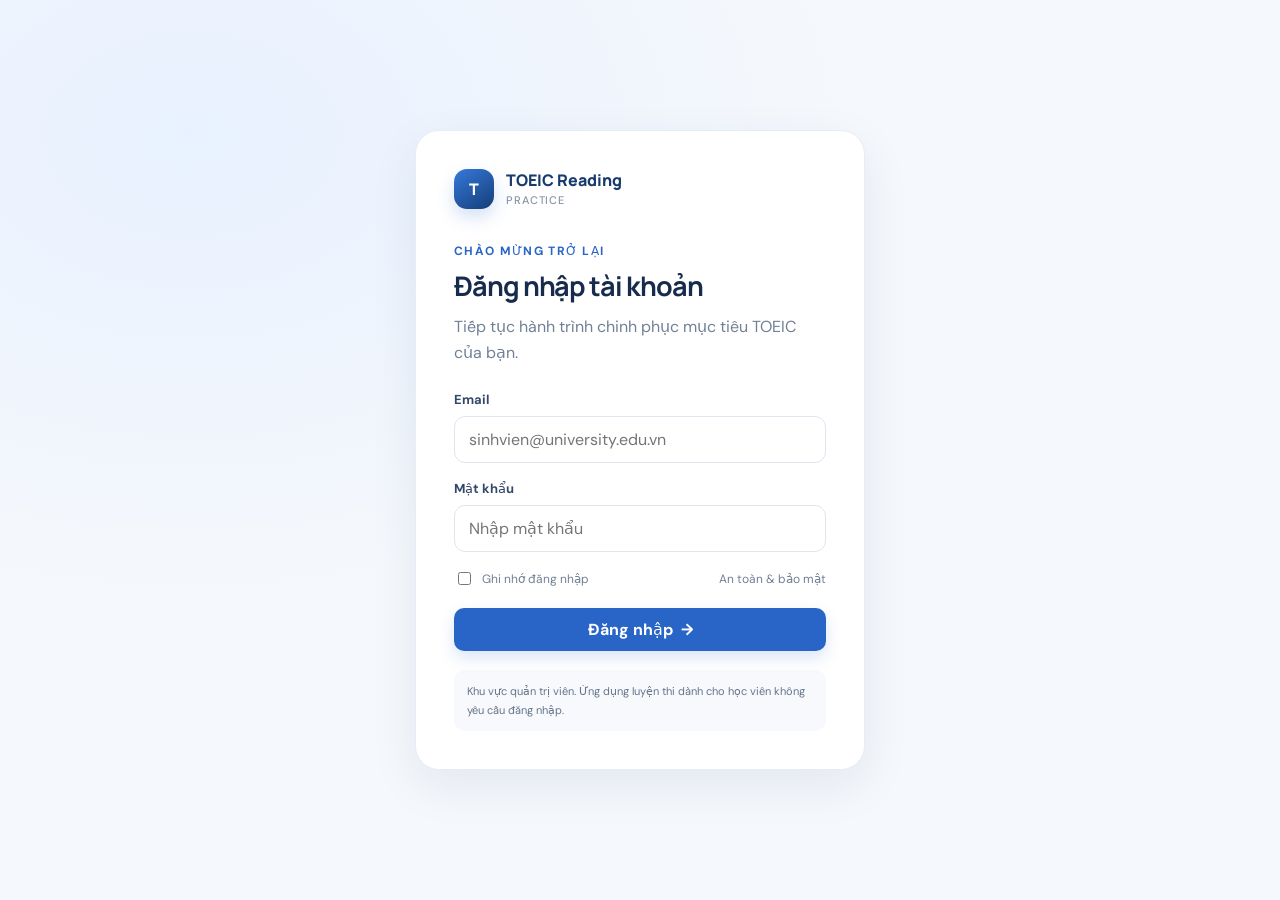
<file: Backend/AdminWeb/index.html>
<!doctype html>
<html lang="vi">
<head>
  <meta charset="utf-8">
  <meta name="viewport" content="width=device-width, initial-scale=1">
  <meta name="theme-color" content="#163b6d">
  <title>TOEIC Reading Practice</title>
  <link rel="stylesheet" href="styles.css">
</head>
<body>
  <div id="app" aria-live="polite"></div>
  <script src="app.js"></script>
</body>
</html>
</file>
<file: Backend/AdminWeb/styles.css>
@import url('https://fonts.googleapis.com/css2?family=DM+Sans:wght@400;500;600;700&family=Manrope:wght@400;500;600;700;800&display=swap');

:root {
  font-family: "DM Sans", "Segoe UI", sans-serif;
  color: #172b4d;
  background: #f5f7fb;
  font-synthesis: none;
  text-rendering: optimizeLegibility;
  --navy: #173b6c;
  --blue: #2865c7;
  --blue-light: #edf4ff;
  --ink: #172b4d;
  --muted: #718096;
  --line: #e6ebf2;
  --green: #16845b;
  --red: #cc4350;
  --shadow: 0 16px 48px rgba(27, 54, 91, .08);
}

* { box-sizing: border-box; }
body { margin: 0; min-width: 320px; min-height: 100vh; }
button, input, textarea { font: inherit; }
button { cursor: pointer; }
a { color: inherit; }
.hidden { display: none !important; }
.muted { color: var(--muted); }
.small { font-size: 12px; }
.brand { display: flex; align-items: center; gap: 12px; color: var(--navy); font-family: Manrope, sans-serif; font-weight: 800; }
.brand-mark { width: 40px; height: 40px; display: grid; place-items: center; border-radius: 13px; color: #fff; background: linear-gradient(145deg, #3679dc, #153e77); box-shadow: 0 8px 18px #2865c733; }
.brand-copy { line-height: 1.18; }
.brand-copy small { display: block; margin-top: 3px; font: 500 11px "DM Sans", sans-serif; letter-spacing: .08em; color: #8795a9; text-transform: uppercase; }
.login-page { display: grid; place-items: center; min-height: 100vh; padding: 28px 16px; background: radial-gradient(ellipse at 15% 15%, #e8f1ff 0, transparent 43%), #f5f8fc; }
.login-card { width: min(100%, 450px); padding: 38px; border: 1px solid #e7edf5; border-radius: 24px; background: #fff; box-shadow: var(--shadow); }
.login-card .brand { margin-bottom: 34px; }
.loading-card { min-height: 210px; }
.loading-indicator { display: flex; align-items: center; gap: 12px; color: var(--muted); }
.spinner { width: 22px; height: 22px; border: 3px solid #dce7f7; border-top-color: var(--blue); border-radius: 50%; animation: spin .8s linear infinite; }
@keyframes spin { to { transform: rotate(360deg); } }
.eyebrow { margin: 0 0 8px; color: var(--blue); font-size: 12px; font-weight: 700; letter-spacing: .11em; text-transform: uppercase; }
h1, h2, h3, p { margin-top: 0; }
h1, h2, h3 { font-family: Manrope, sans-serif; color: var(--ink); }
.login-card h1 { margin-bottom: 10px; font-size: 27px; letter-spacing: -.04em; }
.login-card > p:not(.eyebrow) { margin-bottom: 26px; color: var(--muted); line-height: 1.6; }
.field { display: grid; gap: 8px; margin-bottom: 17px; }
.field label { color: #334766; font-size: 13px; font-weight: 700; }
.field input, .field textarea, .search-input, select { width: 100%; border: 1px solid #dfe6ef; border-radius: 11px; padding: 12px 14px; color: var(--ink); background: #fff; outline: none; transition: border .18s, box-shadow .18s; }
.field input:focus, .field textarea:focus, .search-input:focus, select:focus { border-color: #76a3e9; box-shadow: 0 0 0 3px #2865c71a; }
.field textarea { min-height: 96px; resize: vertical; line-height: 1.55; }
.form-row { display: flex; align-items: center; justify-content: space-between; gap: 12px; margin: 5px 0 20px; color: var(--muted); font-size: 12px; }
.form-row label { display: flex; align-items: center; gap: 8px; }
.form-row input { accent-color: var(--blue); }
.button { display: inline-flex; align-items: center; justify-content: center; gap: 8px; border: 0; border-radius: 10px; padding: 11px 16px; font-weight: 700; transition: transform .15s, background .15s, box-shadow .15s; }
.button:hover { transform: translateY(-1px); }
.button-primary { color: #fff; background: var(--blue); box-shadow: 0 7px 16px #2865c72b; }
.button-primary:hover { background: #2058b4; }
.button-secondary { color: #35547e; background: #eef3fa; }
.button-outline { color: #405979; border: 1px solid var(--line); background: #fff; }
.button-danger { color: #b93340; background: #fff0f1; }
.button-block { width: 100%; }
.button:disabled { cursor: not-allowed; transform: none; opacity: .56; }
.login-hint { margin-top: 19px; padding: 12px 13px; border-radius: 10px; color: #64748b; background: #f7f9fc; font-size: 11px; line-height: 1.65; }
.toast { position: fixed; z-index: 30; top: 20px; right: 20px; max-width: min(440px, calc(100vw - 40px)); padding: 13px 17px; border-radius: 12px; color: #fff; background: #253b59; box-shadow: var(--shadow); animation: enter .2s ease-out; }
.toast.error { background: #ad3644; }
@keyframes enter { from { transform: translateY(-6px); opacity: 0; } }

.topbar { position: sticky; z-index: 5; top: 0; display: flex; align-items: center; justify-content: space-between; height: 72px; padding: 0 max(24px, calc((100vw - 1180px)/2)); border-bottom: 1px solid var(--line); background: #fff; }
.top-right { display: flex; align-items: center; gap: 14px; }
.avatar { display: grid; place-items: center; width: 38px; height: 38px; border-radius: 50%; color: #2359a6; background: #e9f1ff; font-size: 12px; font-weight: 800; }
.account-copy strong, .account-copy small { display: block; }
.account-copy strong { font-size: 13px; }
.account-copy small { margin-top: 3px; color: var(--muted); font-size: 11px; }
.layout { display: grid; grid-template-columns: 220px minmax(0, 1fr); width: min(1180px, calc(100% - 40px)); min-height: calc(100vh - 72px); margin: 0 auto; }
.sidebar { padding: 26px 16px 26px 0; border-right: 1px solid var(--line); }
.side-label { padding: 10px 13px; color: #9aa7b8; font-size: 10px; font-weight: 800; letter-spacing: .12em; text-transform: uppercase; }
.nav-button { display: flex; align-items: center; gap: 11px; width: 100%; margin: 4px 0; border: 0; border-radius: 10px; padding: 12px 13px; color: #63748e; background: transparent; text-align: left; font-size: 13px; font-weight: 600; }
.nav-button:hover, .nav-button.active { color: var(--blue); background: var(--blue-light); }
.nav-icon { width: 20px; text-align: center; font-size: 16px; }
.main { min-width: 0; padding: 36px 0 54px 32px; }
.page-heading { display: flex; align-items: flex-start; justify-content: space-between; gap: 20px; margin-bottom: 26px; }
.page-heading h1 { margin: 0 0 7px; font-size: 26px; letter-spacing: -.04em; }
.page-heading p { margin: 0; color: var(--muted); font-size: 13px; line-height: 1.55; }
.stats { display: grid; grid-template-columns: repeat(3, 1fr); gap: 15px; margin-bottom: 23px; }
.stat-card, .panel, .exam-card { border: 1px solid var(--line); border-radius: 14px; background: #fff; box-shadow: 0 4px 18px #243a5a08; }
.stat-card { display: flex; align-items: center; justify-content: space-between; padding: 18px 20px; }
.stat-card small { display: block; margin-bottom: 8px; color: var(--muted); font-size: 12px; }
.stat-card strong { font: 800 24px Manrope, sans-serif; }
.stat-icon { display: grid; place-items: center; width: 41px; height: 41px; border-radius: 12px; color: var(--blue); background: var(--blue-light); }
.panel { padding: 20px; }
.toolbar { display: flex; align-items: center; justify-content: space-between; gap: 12px; margin-bottom: 15px; }
.search-input { max-width: 340px; padding: 10px 13px; font-size: 13px; }
.table-wrap { overflow: auto; }
table { width: 100%; border-collapse: collapse; text-align: left; }
th { padding: 12px 13px; color: #8b98aa; font-size: 10px; letter-spacing: .08em; text-transform: uppercase; font-weight: 800; white-space: nowrap; }
td { padding: 14px 13px; border-top: 1px solid #edf0f5; color: #53647c; font-size: 12px; vertical-align: middle; }
td strong { color: var(--ink); font-size: 13px; }
.table-title { min-width: 220px; }
.table-title span { display: block; margin-top: 5px; color: var(--muted); font-size: 11px; }
.badge { display: inline-flex; padding: 5px 9px; border-radius: 20px; color: #80551a; background: #fff4d9; font-size: 10px; font-weight: 800; }
.badge.published { color: #16714f; background: #e5f6ed; }
.row-actions { display: flex; gap: 7px; }
.row-actions .button { padding: 7px 10px; font-size: 11px; }
.empty { padding: 42px 20px; text-align: center; }
.empty-icon { display: grid; place-items: center; width: 54px; height: 54px; margin: 0 auto 14px; border-radius: 16px; color: var(--blue); background: var(--blue-light); font-size: 23px; }
.empty h3 { margin-bottom: 7px; font-size: 16px; }
.empty p { margin: 0 auto 16px; max-width: 420px; color: var(--muted); font-size: 12px; line-height: 1.6; }

.import-panel { max-width: 760px; margin: 0 auto; }
.dropzone { display: grid; place-items: center; min-height: 245px; border: 1px dashed #9ab6dc; border-radius: 15px; padding: 28px; color: #55708f; background: #f8fbff; text-align: center; cursor: pointer; }
.dropzone.dragover { border-color: var(--blue); background: #edf4ff; }
.dropzone strong { display: block; margin: 10px 0 5px; color: var(--ink); font-size: 15px; }
.dropzone p { margin: 0; color: var(--muted); font-size: 12px; }
.file-meta { display: flex; justify-content: space-between; margin: 14px 0 20px; color: var(--muted); font-size: 11px; }
.upload-actions { display: flex; justify-content: flex-end; }

.editor-head { display: flex; align-items: center; justify-content: space-between; gap: 15px; margin-bottom: 20px; }
.editor-head h1 { margin: 0 0 5px; font-size: 22px; }
.editor-actions { display: flex; flex-wrap: wrap; gap: 8px; }
.editor { display: grid; grid-template-columns: 255px minmax(0, 1fr); gap: 17px; }
.editor-nav { overflow: hidden; }
.tabs { display: flex; gap: 6px; padding-bottom: 12px; border-bottom: 1px solid var(--line); }
.tab { flex: 1; border: 0; border-radius: 8px; padding: 8px 5px; color: #60748e; background: #f3f6fa; font-size: 11px; font-weight: 700; }
.tab.active { color: #fff; background: var(--blue); }
.question-list { display: grid; gap: 5px; max-height: 62vh; overflow: auto; margin-top: 12px; }
.question-select { display: flex; align-items: center; justify-content: space-between; gap: 8px; width: 100%; border: 0; border-radius: 8px; padding: 9px 10px; color: #50617b; background: transparent; text-align: left; font-size: 11px; }
.question-select strong { color: var(--ink); }
.question-select.active { color: var(--blue); background: var(--blue-light); }
.question-select small { color: #9aa7b8; font-size: 10px; }
.editor-form h2 { margin-bottom: 16px; font-size: 17px; }
.editor-warning { margin-bottom: 18px; border: 1px solid #f4e1ae; border-radius: 10px; padding: 12px 14px; color: #86621d; background: #fffaf0; font-size: 12px; }
.editor-option { display: grid; grid-template-columns: 18px 22px minmax(0,1fr); align-items: center; gap: 9px; margin: 8px 0; }
.editor-option input[type=radio] { accent-color: var(--blue); }
.option-label { color: #73839a; font-size: 12px; font-weight: 800; }
.editor-option input[type=text] { width: 100%; border: 1px solid var(--line); border-radius: 8px; padding: 9px 11px; }
.editor-footer { display: flex; justify-content: flex-end; margin-top: 18px; }

.exam-workspace { width: min(1320px, calc(100% - 32px)); min-height: calc(100vh - 72px); margin: 0 auto; padding: 23px 0 40px; }
.exam-toolbar { display: flex; align-items: center; justify-content: space-between; gap: 12px; margin-bottom: 18px; }
.exam-title h1 { margin: 0 0 4px; font-size: 19px; }
.timer { display: flex; align-items: center; gap: 9px; border: 1px solid #dbe5f2; border-radius: 10px; padding: 9px 13px; color: var(--navy); background: #fff; font-weight: 800; font-variant-numeric: tabular-nums; }
.timer.urgent { color: #b73645; border-color: #f1c8cc; background: #fff6f6; }
.exam-layout { display: grid; grid-template-columns: minmax(0, 1fr) 250px; gap: 16px; align-items: start; }
.exam-content { display: grid; grid-template-columns: minmax(0, 1fr) minmax(280px, .95fr); gap: 14px; }
.passage-box, .question-box, .question-nav { padding: 22px; }
.passage-box { min-height: 420px; color: #4d5d73; line-height: 1.85; white-space: pre-line; font-size: 13px; }
.passage-box h2 { margin-bottom: 15px; font-size: 14px; }
.question-box h2 { margin-bottom: 14px; font-size: 16px; }
.question-text { margin-bottom: 21px; color: #263a57; font-size: 14px; line-height: 1.75; }
.answer-choice { display: flex; align-items: flex-start; gap: 11px; margin: 9px 0; border: 1px solid var(--line); border-radius: 10px; padding: 11px 12px; color: #53647c; cursor: pointer; font-size: 12px; line-height: 1.5; }
.answer-choice:hover { border-color: #a6c1e8; background: #f8fbff; }
.answer-choice.selected { border-color: #6c9cdf; color: #2458a0; background: #eff5ff; }
.answer-choice input { margin-top: 2px; accent-color: var(--blue); }
.question-nav h3 { margin-bottom: 8px; font-size: 14px; }
.question-nav > p { margin-bottom: 14px; color: var(--muted); font-size: 11px; }
.question-grid { display: grid; grid-template-columns: repeat(5, 1fr); gap: 7px; }
.q-number { aspect-ratio: 1; border: 1px solid #e4eaf2; border-radius: 8px; color: #65768e; background: #fff; font-size: 10px; font-weight: 700; }
.q-number.current { color: #fff; border-color: var(--blue); background: var(--blue); }
.q-number.answered { color: #1e7254; border-color: #b5e3cc; background: #e8f7ef; }
.exam-nav-actions { display: flex; gap: 8px; margin-top: 17px; }
.exam-nav-actions .button { flex: 1; padding: 9px 8px; font-size: 11px; }
.exam-bottom { display: flex; justify-content: space-between; margin-top: 15px; }
.result-card { max-width: 780px; margin: 35px auto; text-align: center; }
.score-circle { display: grid; place-items: center; width: 132px; height: 132px; margin: 15px auto 22px; border: 8px solid #d7f0e3; border-radius: 50%; color: var(--green); background: #f4fbf7; font: 800 29px Manrope, sans-serif; }
.review-list { text-align: left; margin-top: 24px; }
.review-item { border-top: 1px solid var(--line); padding: 13px 0; font-size: 12px; line-height: 1.6; }
.correct { color: var(--green); font-weight: 700; }
.incorrect { color: var(--red); font-weight: 700; }
.login-error { margin: 0 0 14px; color: var(--red); font-size: 12px; }

@media (max-width: 900px) {
  .layout { grid-template-columns: 1fr; width: min(100% - 28px, 740px); }
  .sidebar { display: flex; gap: 5px; overflow-x: auto; padding: 12px 0; border-right: 0; border-bottom: 1px solid var(--line); }
  .side-label { display: none; }
  .nav-button { width: auto; white-space: nowrap; }
  .main { padding: 24px 0 45px; }
  .editor { grid-template-columns: 210px minmax(0, 1fr); }
  .exam-layout { grid-template-columns: 1fr; }
  .question-nav { order: -1; }
  .question-grid { grid-template-columns: repeat(10, 1fr); }
}
@media (max-width: 620px) {
  .topbar { height: 64px; padding: 0 15px; }
  .brand-mark { width: 36px; height: 36px; }
  .account-copy { display: none; }
  .layout { width: calc(100% - 26px); min-height: calc(100vh - 64px); }
  .nav-button { padding: 9px 10px; font-size: 11px; }
  .nav-icon { display: none; }
  .main { padding-top: 21px; }
  .page-heading { flex-direction: column; }
  .page-heading h1 { font-size: 22px; }
  .stats { gap: 8px; }
  .stat-card { padding: 13px 11px; }
  .stat-card strong { font-size: 19px; }
  .stat-icon { display: none; }
  .panel { padding: 14px; }
  .editor { grid-template-columns: 1fr; }
  .question-list { grid-template-columns: repeat(2, 1fr); max-height: 230px; }
  .editor-head { align-items: flex-start; flex-direction: column; }
  .exam-workspace { width: calc(100% - 24px); }
  .exam-content { grid-template-columns: 1fr; }
  .passage-box { min-height: 180px; }
  .question-grid { grid-template-columns: repeat(8, 1fr); }
  .exam-title h1 { font-size: 15px; }
  .timer { padding: 8px 10px; font-size: 12px; }
  .login-card { padding: 28px 23px; }
}
</file>
